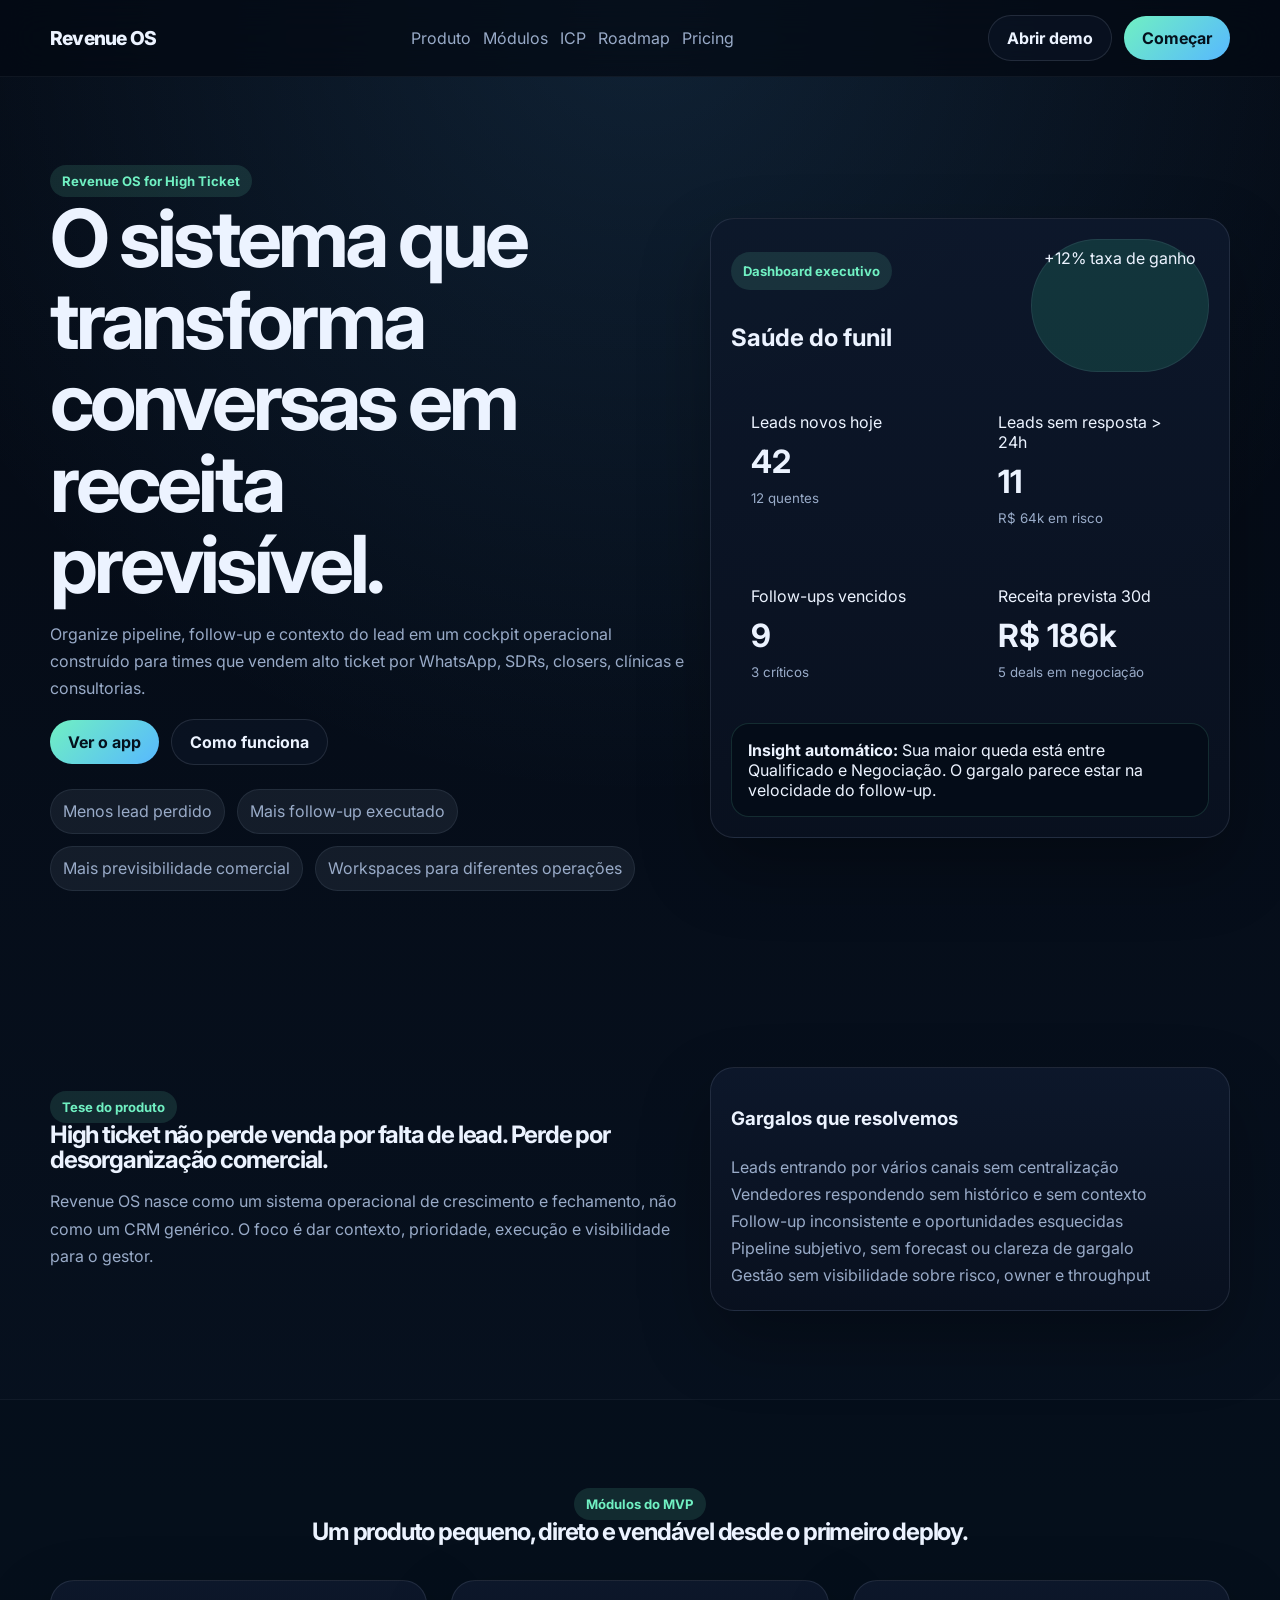
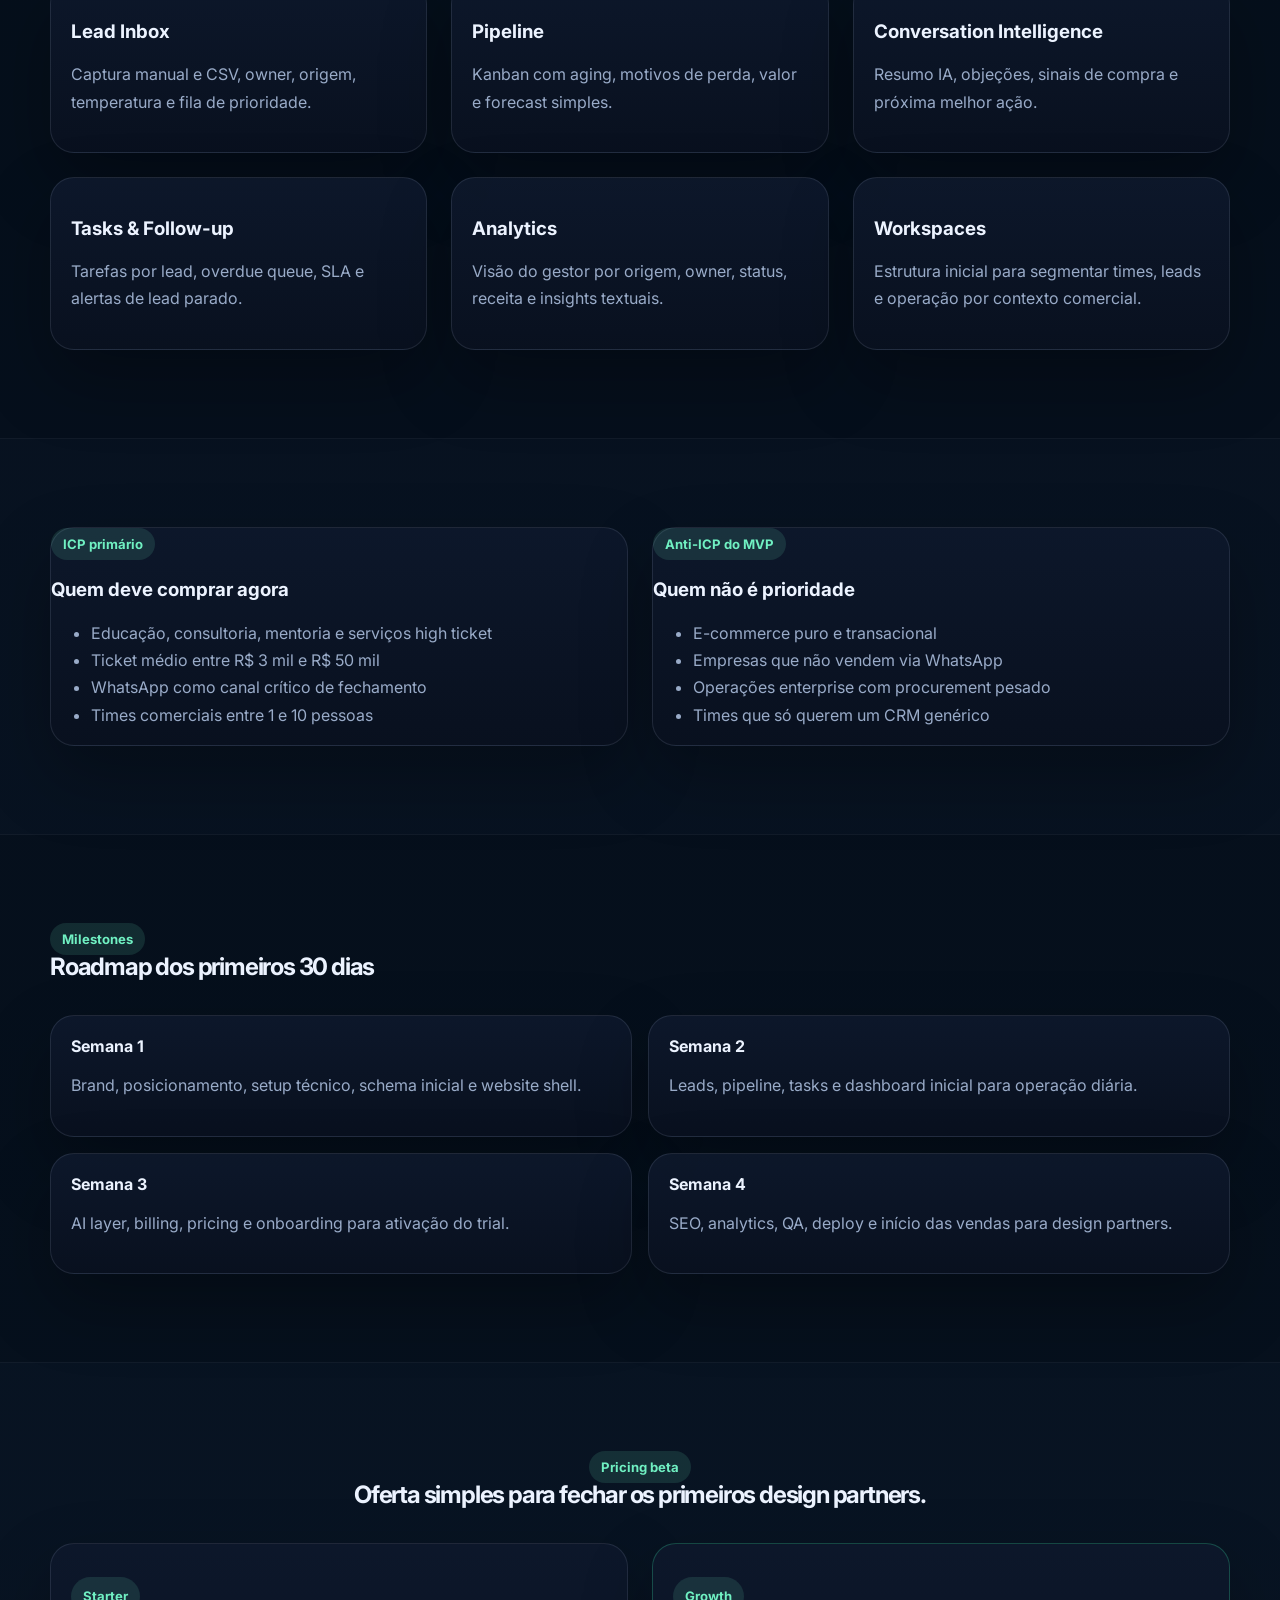
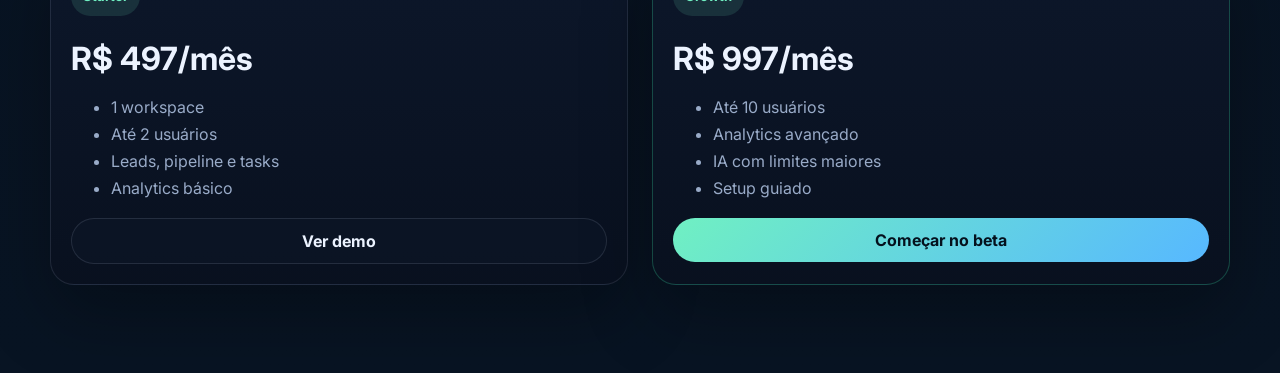
<file: index.html>
<!DOCTYPE html>
<html lang="pt-BR">
  <head>
    <meta charset="UTF-8" />
    <meta name="viewport" content="width=device-width, initial-scale=1.0" />
    <title>Revenue OS | Revenue OS for High Ticket</title>
    <meta
      name="description"
      content="Revenue OS é o sistema operacional comercial para operações high ticket: leads, pipeline, follow-up, analytics e IA em um só lugar."
    />
    <link rel="preconnect" href="https://fonts.googleapis.com" />
    <link rel="preconnect" href="https://fonts.gstatic.com" crossorigin />
    <link
      href="https://fonts.googleapis.com/css2?family=Inter:wght@400;500;600;700;800&display=swap"
      rel="stylesheet"
    />
    <link rel="stylesheet" href="styles.css" />
  </head>
  <body>
    <header class="site-header">
      <div class="container nav-row">
        <a class="brand" href="#top">Revenue OS</a>
        <nav class="site-nav">
          <a href="#produto">Produto</a>
          <a href="#modulos">Módulos</a>
          <a href="#icp">ICP</a>
          <a href="#roadmap">Roadmap</a>
          <a href="#pricing">Pricing</a>
        </nav>
        <div class="nav-cta">
          <a class="button button-ghost" href="/app">Abrir demo</a>
          <a class="button button-primary" href="#pricing">Começar</a>
        </div>
      </div>
    </header>

    <main id="top">
      <section class="hero-block">
        <div class="container hero-layout">
          <div class="hero-copy">
            <span class="eyebrow">Revenue OS for High Ticket</span>
            <h1>O sistema que transforma conversas em receita previsível.</h1>
            <p class="lead">
              Organize pipeline, follow-up e contexto do lead em um cockpit operacional construído para times que vendem alto ticket por WhatsApp, SDRs, closers, clínicas e consultorias.
            </p>
          <div class="hero-actions">
              <a class="button button-primary" href="/app">Ver o app</a>
              <a class="button button-ghost" href="#produto">Como funciona</a>
            </div>
            <ul class="badge-list">
              <li>Menos lead perdido</li>
              <li>Mais follow-up executado</li>
              <li>Mais previsibilidade comercial</li>
              <li>Workspaces para diferentes operações</li>
            </ul>
          </div>

          <div class="glass-card hero-scorecard">
            <div class="scorecard-head">
              <div>
                <p class="label">Dashboard executivo</p>
                <h2>Saúde do funil</h2>
              </div>
              <span class="pill pill-success">+12% taxa de ganho</span>
            </div>
            <div class="stat-grid two-up">
              <article class="metric-card">
                <span>Leads novos hoje</span>
                <strong>42</strong>
                <small>12 quentes</small>
              </article>
              <article class="metric-card danger">
                <span>Leads sem resposta &gt; 24h</span>
                <strong>11</strong>
                <small>R$ 64k em risco</small>
              </article>
              <article class="metric-card">
                <span>Follow-ups vencidos</span>
                <strong>9</strong>
                <small>3 críticos</small>
              </article>
              <article class="metric-card success">
                <span>Receita prevista 30d</span>
                <strong>R$ 186k</strong>
                <small>5 deals em negociação</small>
              </article>
            </div>
            <div class="insight-banner">
              <strong>Insight automático:</strong>
              Sua maior queda está entre Qualificado e Negociação. O gargalo parece estar na velocidade do follow-up.
            </div>
          </div>
        </div>
      </section>

      <section class="section" id="produto">
        <div class="container split-layout">
          <div>
            <span class="eyebrow">Tese do produto</span>
            <h2>High ticket não perde venda por falta de lead. Perde por desorganização comercial.</h2>
            <p>
              Revenue OS nasce como um sistema operacional de crescimento e fechamento, não como um CRM genérico. O foco é dar contexto, prioridade, execução e visibilidade para o gestor.
            </p>
          </div>
          <div class="glass-card list-card">
            <h3>Gargalos que resolvemos</h3>
            <ul>
              <li>Leads entrando por vários canais sem centralização</li>
              <li>Vendedores respondendo sem histórico e sem contexto</li>
              <li>Follow-up inconsistente e oportunidades esquecidas</li>
              <li>Pipeline subjetivo, sem forecast ou clareza de gargalo</li>
              <li>Gestão sem visibilidade sobre risco, owner e throughput</li>
            </ul>
          </div>
        </div>
      </section>

      <section class="section section-muted" id="modulos">
        <div class="container">
          <div class="section-heading">
            <span class="eyebrow">Módulos do MVP</span>
            <h2>Um produto pequeno, direto e vendável desde o primeiro deploy.</h2>
          </div>
          <div class="card-grid three-up">
            <article class="glass-card feature-card">
              <h3>Lead Inbox</h3>
              <p>Captura manual e CSV, owner, origem, temperatura e fila de prioridade.</p>
            </article>
            <article class="glass-card feature-card">
              <h3>Pipeline</h3>
              <p>Kanban com aging, motivos de perda, valor e forecast simples.</p>
            </article>
            <article class="glass-card feature-card">
              <h3>Conversation Intelligence</h3>
              <p>Resumo IA, objeções, sinais de compra e próxima melhor ação.</p>
            </article>
            <article class="glass-card feature-card">
              <h3>Tasks & Follow-up</h3>
              <p>Tarefas por lead, overdue queue, SLA e alertas de lead parado.</p>
            </article>
            <article class="glass-card feature-card">
              <h3>Analytics</h3>
              <p>Visão do gestor por origem, owner, status, receita e insights textuais.</p>
            </article>
            <article class="glass-card feature-card">
              <h3>Workspaces</h3>
              <p>Estrutura inicial para segmentar times, leads e operação por contexto comercial.</p>
            </article>
          </div>
        </div>
      </section>

      <section class="section" id="icp">
        <div class="container card-grid two-up">
          <article class="glass-card">
            <span class="eyebrow">ICP primário</span>
            <h3>Quem deve comprar agora</h3>
            <ul>
              <li>Educação, consultoria, mentoria e serviços high ticket</li>
              <li>Ticket médio entre R$ 3 mil e R$ 50 mil</li>
              <li>WhatsApp como canal crítico de fechamento</li>
              <li>Times comerciais entre 1 e 10 pessoas</li>
            </ul>
          </article>
          <article class="glass-card">
            <span class="eyebrow">Anti-ICP do MVP</span>
            <h3>Quem não é prioridade</h3>
            <ul>
              <li>E-commerce puro e transacional</li>
              <li>Empresas que não vendem via WhatsApp</li>
              <li>Operações enterprise com procurement pesado</li>
              <li>Times que só querem um CRM genérico</li>
            </ul>
          </article>
        </div>
      </section>

      <section class="section section-muted" id="roadmap">
        <div class="container">
          <div class="section-heading left">
            <span class="eyebrow">Milestones</span>
            <h2>Roadmap dos primeiros 30 dias</h2>
          </div>
          <div class="timeline-grid">
            <article class="glass-card timeline-item">
              <strong>Semana 1</strong>
              <p>Brand, posicionamento, setup técnico, schema inicial e website shell.</p>
            </article>
            <article class="glass-card timeline-item">
              <strong>Semana 2</strong>
              <p>Leads, pipeline, tasks e dashboard inicial para operação diária.</p>
            </article>
            <article class="glass-card timeline-item">
              <strong>Semana 3</strong>
              <p>AI layer, billing, pricing e onboarding para ativação do trial.</p>
            </article>
            <article class="glass-card timeline-item">
              <strong>Semana 4</strong>
              <p>SEO, analytics, QA, deploy e início das vendas para design partners.</p>
            </article>
          </div>
        </div>
      </section>

      <section class="section" id="pricing">
        <div class="container">
          <div class="section-heading">
            <span class="eyebrow">Pricing beta</span>
            <h2>Oferta simples para fechar os primeiros design partners.</h2>
          </div>
          <div class="card-grid two-up pricing-grid">
            <article class="glass-card pricing-card">
              <p class="label">Starter</p>
              <h3>R$ 497<span>/mês</span></h3>
              <ul>
                <li>1 workspace</li>
                <li>Até 2 usuários</li>
                <li>Leads, pipeline e tasks</li>
                <li>Analytics básico</li>
              </ul>
              <a class="button button-ghost button-block" href="/app">Ver demo</a>
            </article>
            <article class="glass-card pricing-card featured-card">
              <p class="label">Growth</p>
              <h3>R$ 997<span>/mês</span></h3>
              <ul>
                <li>Até 10 usuários</li>
                <li>Analytics avançado</li>
                <li>IA com limites maiores</li>
                <li>Setup guiado</li>
              </ul>
              <a class="button button-primary button-block" href="/app">Começar no beta</a>
            </article>
          </div>
        </div>
      </section>
    </main>
  </body>
</html>
</file>
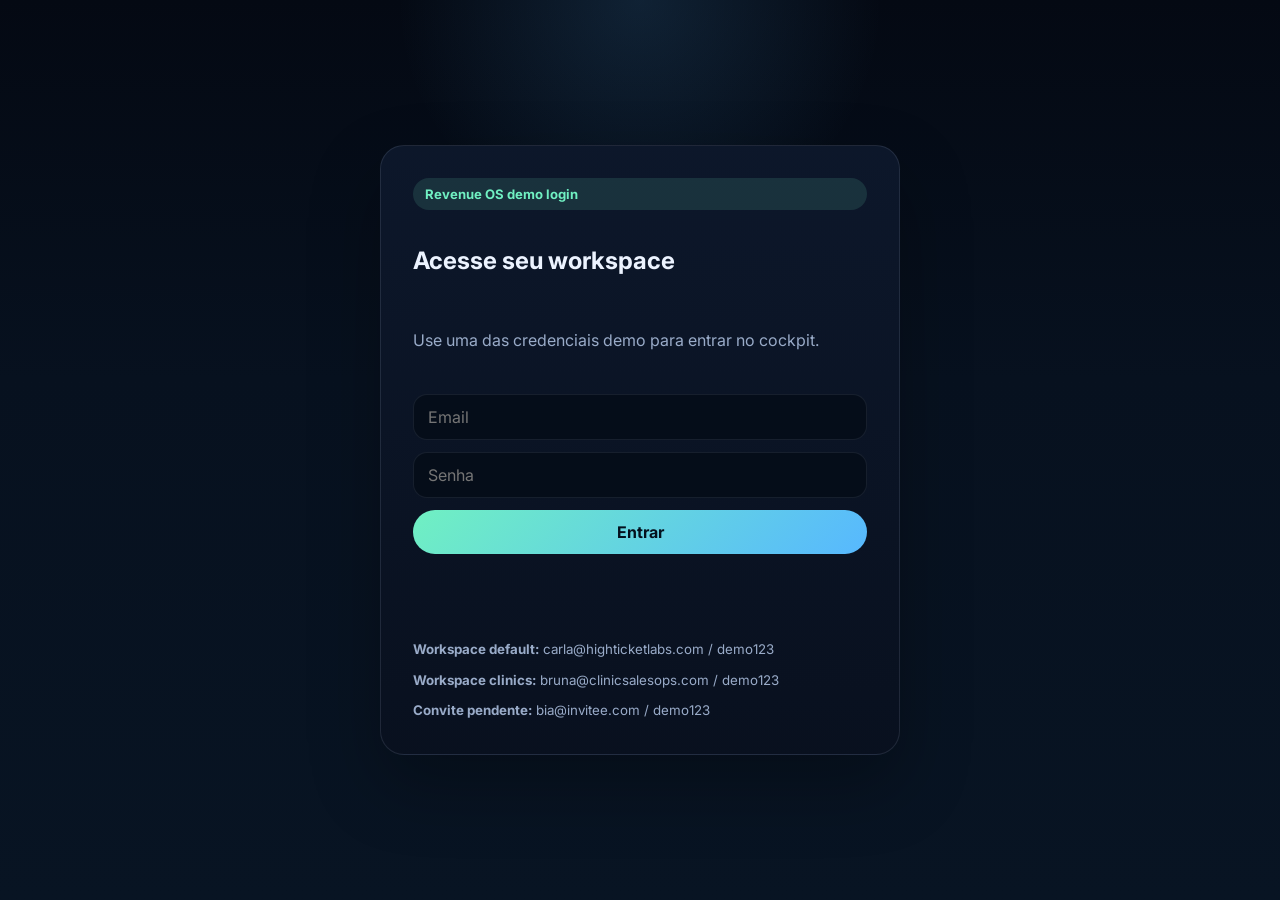
<file: app.html>
<!DOCTYPE html>
<html lang="pt-BR">
  <head>
    <meta charset="UTF-8" />
    <meta name="viewport" content="width=device-width, initial-scale=1.0" />
    <title>Revenue OS App | Interactive MVP</title>
    <meta name="description" content="Demo interativa do Revenue OS com leads, pipeline, follow-up, analytics e resumo IA." />
    <link rel="preconnect" href="https://fonts.googleapis.com" />
    <link rel="preconnect" href="https://fonts.gstatic.com" crossorigin />
    <link href="https://fonts.googleapis.com/css2?family=Inter:wght@400;500;600;700;800&display=swap" rel="stylesheet" />
    <link rel="stylesheet" href="styles.css" />
  </head>
  <body class="app-body">
    <section id="auth-shell" class="auth-shell">
      <div class="auth-card glass-card">
        <span class="eyebrow">Revenue OS demo login</span>
        <h1>Acesse seu workspace</h1>
        <p>Use uma das credenciais demo para entrar no cockpit.</p>
        <form id="login-form" class="lead-form auth-form">
          <input name="email" type="email" placeholder="Email" required />
          <input name="password" type="password" placeholder="Senha" required />
          <button class="button button-primary button-block" type="submit">Entrar</button>
        </form>
        <p id="login-feedback" class="form-feedback"></p>
        <div class="auth-hints">
          <small><strong>Workspace default:</strong> carla@highticketlabs.com / demo123</small>
          <small><strong>Workspace clinics:</strong> bruna@clinicsalesops.com / demo123</small>
          <small><strong>Convite pendente:</strong> bia@invitee.com / demo123</small>
        </div>
        <div id="invite-panel" class="hidden">
          <span class="label">Convites pendentes</span>
          <div id="invite-list" class="stack-list"></div>
        </div>
      </div>
    </section>

    <div id="app-shell" class="app-shell hidden">
      <aside class="sidebar glass-card">
        <div>
          <a class="brand" href="/">Revenue OS</a>
          <p class="sidebar-copy">Cockpit comercial para operações high ticket.</p>
        </div>
        <nav class="sidebar-nav" aria-label="Navegação principal">
          <button class="nav-item active" data-view="dashboard">Dashboard</button>
          <button class="nav-item" data-view="leads">Leads</button>
          <button class="nav-item" data-view="pipeline">Pipeline</button>
          <button class="nav-item" data-view="tasks">Tasks</button>
          <button class="nav-item" data-view="analytics">Analytics</button>
        </nav>
        <div class="workspace-box">
          <span class="label">Workspace</span>
          <strong id="workspace-name">High Ticket Labs</strong>
          <small id="workspace-meta">Growth plan · Trial ativo</small>
          <select id="workspace-switcher" aria-label="Selecionar workspace"></select>
        </div>
      </aside>

      <main class="main-panel">
        <header class="toolbar glass-card">
          <div>
            <span class="eyebrow">Revenue OS demo</span>
            <h1 id="view-title">Dashboard operacional</h1>
          </div>
          <div class="toolbar-actions">
            <label class="search-field" for="lead-search">
              <span>Buscar lead</span>
              <input id="lead-search" type="search" placeholder="Nome, empresa ou origem" />
            </label>
            <button id="logout-button" class="button button-ghost" type="button">Sair</button>
            <a class="button button-ghost" href="/">Voltar ao site</a>
          </div>
        </header>

        <section class="view-stack" id="dashboard-view">
          <div class="stat-grid four-up" id="kpi-grid"></div>
          <div class="dashboard-grid">
            <section class="glass-card">
              <div class="section-header">
                <div>
                  <span class="label">Prioridades</span>
                  <h2>Fila de execução</h2>
                </div>
                <span class="pill pill-danger" id="priority-pill"></span>
              </div>
              <div id="priority-list" class="stack-list"></div>
            </section>

            <section class="glass-card">
              <div class="section-header">
                <div>
                  <span class="label">Inteligência comercial</span>
                  <h2>Resumo IA do lead selecionado</h2>
                </div>
              </div>
              <div id="ai-summary" class="ai-summary"></div>
              <div class="status-actions">
                <button id="mark-won-button" class="button button-primary small-button" type="button">Marcar ganho</button>
                <button id="mark-lost-button" class="button button-ghost small-button" type="button">Marcar perdido</button>
              </div>
              <div class="section-header section-header-inline">
                <div>
                  <span class="label">Timeline do lead</span>
                  <h3>Eventos recentes</h3>
                </div>
              </div>
              <div id="timeline-list" class="stack-list"></div>
              <div class="section-header section-header-inline">
                <div>
                  <span class="label">Notas do lead</span>
                  <h3>Contexto comercial</h3>
                </div>
              </div>
              <form id="note-form" class="lead-form compact-form">
                <input name="author" type="text" placeholder="Autor" />
                <textarea name="body" rows="3" placeholder="Registrar contexto, objeção ou próximo passo" required></textarea>
                <button class="button button-ghost" type="submit">Adicionar nota</button>
              </form>
              <p id="note-form-feedback" class="form-feedback"></p>
              <div id="notes-list" class="stack-list"></div>
            </section>
          </div>
        </section>

        <section class="view-stack hidden" id="leads-view">
          <div class="dashboard-grid">
            <div class="glass-card">
              <div class="section-header">
                <div><span class="label">Novo lead</span><h2>Cadastro rápido</h2></div>
              </div>
              <form id="lead-form" class="lead-form">
                <input name="name" type="text" placeholder="Nome do lead" required />
                <input name="company" type="text" placeholder="Empresa" />
                <select id="lead-owner" name="owner"></select>
                <input name="source" type="text" placeholder="Origem" />
                <input name="value" type="number" min="0" placeholder="Valor estimado" />
                <select name="temperature">
                  <option value="warm">warm</option>
                  <option value="hot">hot</option>
                  <option value="cold">cold</option>
                </select>
                <button class="button button-primary button-block" type="submit">Criar lead</button>
              </form>
              <p id="lead-form-feedback" class="form-feedback"></p>
            </div>

            <div class="glass-card">
              <div class="section-header">
                <div><span class="label">Lead Inbox</span><h2>Leads priorizados por urgência</h2></div>
                <div class="filter-row">
                  <select id="owner-filter" aria-label="Filtrar por owner"></select>
                  <select id="temperature-filter" aria-label="Filtrar por temperatura"></select>
                  <select id="status-filter" aria-label="Filtrar por status"></select>
                </div>
              </div>
              <div class="table-wrap">
                <table>
                  <thead>
                    <tr>
                      <th>Lead</th><th>Etapa</th><th>Owner</th><th>Temperatura</th><th>Próxima ação</th><th>Valor</th><th>Status</th>
                    </tr>
                  </thead>
                  <tbody id="leads-table-body"></tbody>
                </table>
              </div>
              <div class="table-pagination">
                <p id="leads-pagination-summary" class="table-pagination-summary">Mostrando 0-0 de 0 leads</p>
                <div class="table-pagination-actions">
                  <button id="leads-prev-page" class="button button-ghost small-button" type="button">Anterior</button>
                  <button id="leads-next-page" class="button button-ghost small-button" type="button">Próxima</button>
                </div>
              </div>
            </div>
          </div>
        </section>

        <section class="view-stack hidden" id="pipeline-view"><div class="glass-card"><div class="section-header"><div><span class="label">Pipeline</span><h2>Kanban comercial do workspace</h2></div></div><div id="pipeline-board" class="pipeline-board"></div></div></section>

        <section class="view-stack hidden" id="tasks-view">
          <div class="dashboard-grid">
            <section class="glass-card">
              <div class="section-header"><div><span class="label">Nova task</span><h2>Criar follow-up</h2></div></div>
              <form id="task-form" class="lead-form compact-form">
                <input name="title" type="text" placeholder="Título da task" required />
                <input name="leadId" type="text" placeholder="Lead ID opcional" />
                <input name="dueTime" type="text" placeholder="Hoje, 17:00" />
                <select name="priority"><option value="medium">medium</option><option value="high">high</option><option value="urgent">urgent</option></select>
                <button class="button button-primary" type="submit">Criar task</button>
              </form>
              <p id="task-form-feedback" class="form-feedback"></p>
            </section>
            <section class="glass-card">
              <div class="section-header"><div><span class="label">Tasks de hoje</span><h2>Execução comercial</h2></div><span class="pill pill-success" id="completed-count-pill"></span></div>
              <div id="task-list" class="stack-list"></div>
            </section>
            <section class="glass-card"><div class="section-header"><div><span class="label">Onboarding</span><h2>Checklist de ativação</h2></div></div><div id="onboarding-list" class="stack-list"></div></section>
          </div>
        </section>

        <section class="view-stack hidden" id="analytics-view"><div class="dashboard-grid analytics-grid"><section class="glass-card"><div class="section-header"><div><span class="label">Insights</span><h2>Leituras automáticas</h2></div></div><div id="insights-list" class="stack-list"></div></section><section class="glass-card"><div class="section-header"><div><span class="label">Receita</span><h2>Resumo por origem</h2></div></div><div id="source-performance" class="stack-list"></div></section><section class="glass-card"><div class="section-header"><div><span class="label">Owners</span><h2>Resumo por owner</h2></div></div><div id="owner-performance" class="stack-list"></div></section><section class="glass-card"><div class="section-header"><div><span class="label">Status</span><h2>Resumo por status</h2></div></div><div id="status-performance" class="stack-list"></div></section>
            <section class="glass-card">
              <div class="section-header"><div><span class="label">Time</span><h2>Convites e ownership</h2></div></div>
              <form id="team-form" class="lead-form compact-form">
                <input name="name" type="text" placeholder="Nome do membro" required />
                <input name="email" type="email" placeholder="Email do membro" required />
                <select name="role"><option value="rep">rep</option><option value="manager">manager</option><option value="admin">admin</option></select>
                <button class="button button-ghost" type="submit">Convidar membro</button>
              </form>
              <p id="team-form-feedback" class="form-feedback"></p>
              <div id="team-list" class="stack-list"></div>
            </section>
</div></section>
      </main>
    </div>
    <script src="app.js"></script>
  </body>
</html>
</file>
<file: styles.css>
:root {
  --bg: #07111f;
  --bg-elevated: #0d182b;
  --bg-panel: rgba(12, 22, 38, 0.82);
  --border: rgba(148, 163, 184, 0.16);
  --text: #ecf3ff;
  --muted: #99abc8;
  --primary: #70f0c2;
  --primary-2: #57b8ff;
  --danger: #fb7185;
  --success: #34d399;
  --shadow: 0 30px 70px rgba(0, 0, 0, 0.28);
}

* {
  box-sizing: border-box;
}

html {
  scroll-behavior: smooth;
}

body {
  margin: 0;
  color: var(--text);
  font-family: 'Inter', sans-serif;
  background:
    radial-gradient(circle at top, rgba(87, 184, 255, 0.14), transparent 22%),
    linear-gradient(180deg, #040913 0%, #07111f 42%, #081423 100%);
}

a,
button,
input,
select {
  font: inherit;
}

a {
  color: inherit;
  text-decoration: none;
}

button {
  background: none;
  border: none;
  color: inherit;
  cursor: pointer;
}

.container {
  width: min(1180px, calc(100% - 32px));
  margin: 0 auto;
}

.brand {
  font-size: 1.2rem;
  font-weight: 800;
  letter-spacing: -0.04em;
}

.site-header {
  position: sticky;
  top: 0;
  z-index: 10;
  backdrop-filter: blur(18px);
  background: rgba(4, 9, 19, 0.72);
  border-bottom: 1px solid rgba(148, 163, 184, 0.08);
}

.nav-row,
.site-nav,
.nav-cta,
.hero-actions,
.section-header,
.toolbar-actions,
.filter-row {
  display: flex;
  align-items: center;
}

.nav-row {
  min-height: 76px;
  justify-content: space-between;
  gap: 24px;
}

.site-nav,
.nav-cta,
.hero-actions,
.toolbar-actions,
.filter-row {
  gap: 12px;
}

.site-nav a {
  color: var(--muted);
}

.button {
  display: inline-flex;
  align-items: center;
  justify-content: center;
  border-radius: 999px;
  padding: 12px 18px;
  font-weight: 700;
  transition: transform 0.2s ease, opacity 0.2s ease;
}

.button:hover {
  transform: translateY(-1px);
}

.button-primary {
  color: #04111d;
  background: linear-gradient(135deg, var(--primary), var(--primary-2));
}

.button-ghost {
  background: rgba(15, 23, 42, 0.52);
  border: 1px solid rgba(148, 163, 184, 0.18);
}

.button-block {
  width: 100%;
}

.hero-block,
.section {
  padding: 88px 0;
}

.hero-layout,
.split-layout,
.dashboard-grid,
.card-grid {
  display: grid;
  gap: 24px;
}

.hero-layout,
.split-layout {
  grid-template-columns: 1.1fr 0.9fr;
  align-items: center;
}

.hero-copy h1,
.section h2,
.toolbar h1 {
  margin: 0;
  letter-spacing: -0.05em;
  line-height: 1.02;
}

.hero-copy h1 {
  font-size: clamp(2.8rem, 7vw, 5rem);
  max-width: 10ch;
}

.lead,
p,
li,
small {
  color: var(--muted);
  line-height: 1.7;
}

.eyebrow,
.label {
  display: inline-flex;
  border-radius: 999px;
  padding: 8px 12px;
  background: rgba(112, 240, 194, 0.12);
  color: var(--primary);
  font-size: 0.82rem;
  font-weight: 700;
}

.badge-list,
.list-card ul,
.feature-card ul {
  list-style: none;
  padding: 0;
  margin: 24px 0 0;
}

.badge-list {
  display: flex;
  flex-wrap: wrap;
  gap: 12px;
}

.badge-list li,
.pill,
.temp {
  border-radius: 999px;
  padding: 8px 12px;
  background: rgba(148, 163, 184, 0.1);
  border: 1px solid rgba(148, 163, 184, 0.12);
}

.pill-success {
  background: rgba(52, 211, 153, 0.16);
}

.pill-danger {
  background: rgba(251, 113, 133, 0.16);
}

.pill-neutral {
  background: rgba(87, 184, 255, 0.14);
}

.glass-card {
  background: linear-gradient(180deg, rgba(13, 24, 43, 0.96), rgba(9, 17, 31, 0.96));
  border: 1px solid var(--border);
  border-radius: 24px;
  box-shadow: var(--shadow);
}

.hero-scorecard,
.list-card,
.feature-card,
.pricing-card,
.timeline-item,
.sidebar,
.toolbar,
.metric-card,
.pipeline-column,
.pipeline-card,
.stack-item,
.search-field {
  padding: 20px;
}

.scorecard-head {
  display: flex;
  justify-content: space-between;
  gap: 12px;
  margin-bottom: 20px;
}

.stat-grid,
.timeline-grid {
  display: grid;
  gap: 16px;
}

.two-up {
  grid-template-columns: repeat(2, minmax(0, 1fr));
}

.three-up {
  grid-template-columns: repeat(3, minmax(0, 1fr));
}

.four-up {
  grid-template-columns: repeat(4, minmax(0, 1fr));
}

.metric-card strong,
.pricing-card h3 {
  display: block;
  margin: 10px 0 6px;
  font-size: 2rem;
}

.metric-card.success,
.featured-card {
  border-color: rgba(52, 211, 153, 0.28);
}

.metric-card.danger {
  border-color: rgba(251, 113, 133, 0.28);
}

.insight-banner {
  margin-top: 20px;
  padding: 16px;
  border-radius: 18px;
  background: rgba(4, 11, 22, 0.74);
  border: 1px solid rgba(112, 240, 194, 0.14);
}

.section-muted {
  background: rgba(4, 11, 22, 0.38);
  border-top: 1px solid rgba(148, 163, 184, 0.08);
  border-bottom: 1px solid rgba(148, 163, 184, 0.08);
}

.section-heading {
  max-width: 760px;
  text-align: center;
  margin: 0 auto 36px;
}

.section-heading.left {
  margin-left: 0;
  text-align: left;
}

.timeline-grid,
.dashboard-grid.analytics-grid {
  grid-template-columns: repeat(2, minmax(0, 1fr));
}

.app-body {
  min-height: 100vh;
}

.auth-shell {
  min-height: 100vh;
  display: grid;
  place-items: center;
  padding: 24px;
}

.auth-card {
  width: min(520px, 100%);
  padding: 32px;
  display: grid;
  gap: 16px;
}

.auth-form {
  margin-top: 8px;
}

.auth-hints {
  display: grid;
  gap: 8px;
}

.app-shell {
  display: grid;
  grid-template-columns: 280px 1fr;
  min-height: 100vh;
  gap: 20px;
  padding: 20px;
}

.sidebar {
  display: flex;
  flex-direction: column;
  justify-content: space-between;
  position: sticky;
  top: 20px;
  height: calc(100vh - 40px);
}

.sidebar-copy {
  margin-top: 10px;
}

.sidebar-nav {
  display: grid;
  gap: 10px;
}

.nav-item {
  text-align: left;
  padding: 12px 14px;
  border-radius: 14px;
  color: var(--muted);
}

.nav-item.active,
.nav-item:hover {
  background: rgba(112, 240, 194, 0.12);
  color: var(--text);
}

.workspace-box {
  display: grid;
  gap: 10px;
  padding: 18px;
  border-radius: 18px;
  background: rgba(4, 11, 22, 0.7);
  border: 1px solid rgba(148, 163, 184, 0.1);
}

.workspace-box select {
  width: 100%;
  border-radius: 12px;
  padding: 10px 12px;
  border: 1px solid rgba(148, 163, 184, 0.12);
  background: rgba(8, 17, 31, 0.9);
  color: var(--text);
}

.main-panel {
  display: grid;
  gap: 20px;
}

.toolbar {
  display: flex;
  justify-content: space-between;
  gap: 24px;
}

.search-field {
  display: flex;
  flex-direction: column;
  gap: 8px;
  min-width: 280px;
  border-radius: 18px;
  background: rgba(4, 11, 22, 0.68);
  border: 1px solid rgba(148, 163, 184, 0.12);
}

.search-field input,
.filter-row select {
  border: none;
  background: transparent;
  color: var(--text);
  outline: none;
}

.filter-row select {
  border-radius: 12px;
  padding: 10px 12px;
  background: rgba(4, 11, 22, 0.68);
  border: 1px solid rgba(148, 163, 184, 0.12);
}

.view-stack {
  display: grid;
  gap: 20px;
}

.hidden {
  display: none;
}

.stack-list {
  display: grid;
  gap: 12px;
}

.stack-item,
.action-card,
.pipeline-card {
  display: flex;
  justify-content: space-between;
  gap: 12px;
  align-items: center;
  border-radius: 18px;
  background: rgba(4, 11, 22, 0.68);
  border: 1px solid rgba(148, 163, 184, 0.1);
}

.action-card,
.pipeline-card,
tbody tr {
  cursor: pointer;
}

.ai-summary blockquote {
  margin: 18px 0 0;
  padding-left: 14px;
  border-left: 3px solid rgba(112, 240, 194, 0.5);
}

.summary-columns {
  display: grid;
  grid-template-columns: repeat(2, minmax(0, 1fr));
  gap: 16px;
}

.table-wrap {
  overflow-x: auto;
}

.table-pagination {
  margin-top: 1rem;
  display: flex;
  align-items: center;
  justify-content: space-between;
  gap: 1rem;
  flex-wrap: wrap;
}

.table-pagination-summary {
  margin: 0;
  color: var(--muted);
  font-size: 0.95rem;
}

.table-pagination-actions {
  display: inline-flex;
  gap: 0.75rem;
}

table {
  width: 100%;
  border-collapse: collapse;
}

th,
td {
  text-align: left;
  padding: 14px 12px;
  border-bottom: 1px solid rgba(148, 163, 184, 0.08);
}

.table-sub {
  font-size: 0.85rem;
  color: var(--muted);
}

.temp-hot {
  background: rgba(251, 113, 133, 0.16);
}

.temp-warm {
  background: rgba(250, 204, 21, 0.16);
}

.temp-cold {
  background: rgba(87, 184, 255, 0.14);
}

.pipeline-board {
  display: grid;
  grid-template-columns: repeat(5, minmax(0, 1fr));
  gap: 16px;
}

.pipeline-column {
  display: grid;
  gap: 12px;
}

.pipeline-column header {
  display: flex;
  justify-content: space-between;
  align-items: center;
}

.pipeline-column-body {
  display: grid;
  gap: 12px;
}

.compact-card {
  padding: 18px;
}

@media (max-width: 1100px) {
  .hero-layout,
  .split-layout,
  .three-up,
  .four-up,
  .timeline-grid,
  .dashboard-grid,
  .analytics-grid,
  .pipeline-board,
  .app-shell {
    grid-template-columns: 1fr;
  }

  .sidebar {
    position: static;
    height: auto;
  }
}

@media (max-width: 760px) {
  .site-nav,
  .nav-cta .button-ghost {
    display: none;
  }

  .toolbar,
  .nav-row,
  .scorecard-head,
  .section-header,
  .toolbar-actions,
  .summary-columns {
    flex-direction: column;
    align-items: flex-start;
  }

  .two-up {
    grid-template-columns: 1fr;
  }

  .hero-block,
  .section {
    padding: 56px 0;
  }
}

.lead-form {
  display: grid;
  gap: 12px;
}

.lead-form input,
.lead-form select,
.stage-select,
.table-lead-button {
  width: 100%;
  border-radius: 14px;
  border: 1px solid rgba(148, 163, 184, 0.12);
  background: rgba(4, 11, 22, 0.68);
  color: var(--text);
  padding: 12px 14px;
}

.table-lead-button {
  text-align: left;
}

.form-feedback {
  margin-top: 12px;
  min-height: 24px;
}

.lead-form textarea {
  width: 100%;
  border-radius: 14px;
  border: 1px solid rgba(148, 163, 184, 0.12);
  background: rgba(4, 11, 22, 0.68);
  color: var(--text);
  padding: 12px 14px;
  resize: vertical;
}

.compact-form {
  margin-top: 16px;
}

.vertical-item {
  align-items: flex-start;
  flex-direction: column;
}

.task-actions {
  display: flex;
  flex-direction: column;
  gap: 8px;
  align-items: flex-end;
}

.small-button {
  padding: 8px 12px;
}

.section-header-inline {
  margin-top: 24px;
}

.status-actions {
  display: flex;
  gap: 12px;
  margin-top: 16px;
}
</file>
